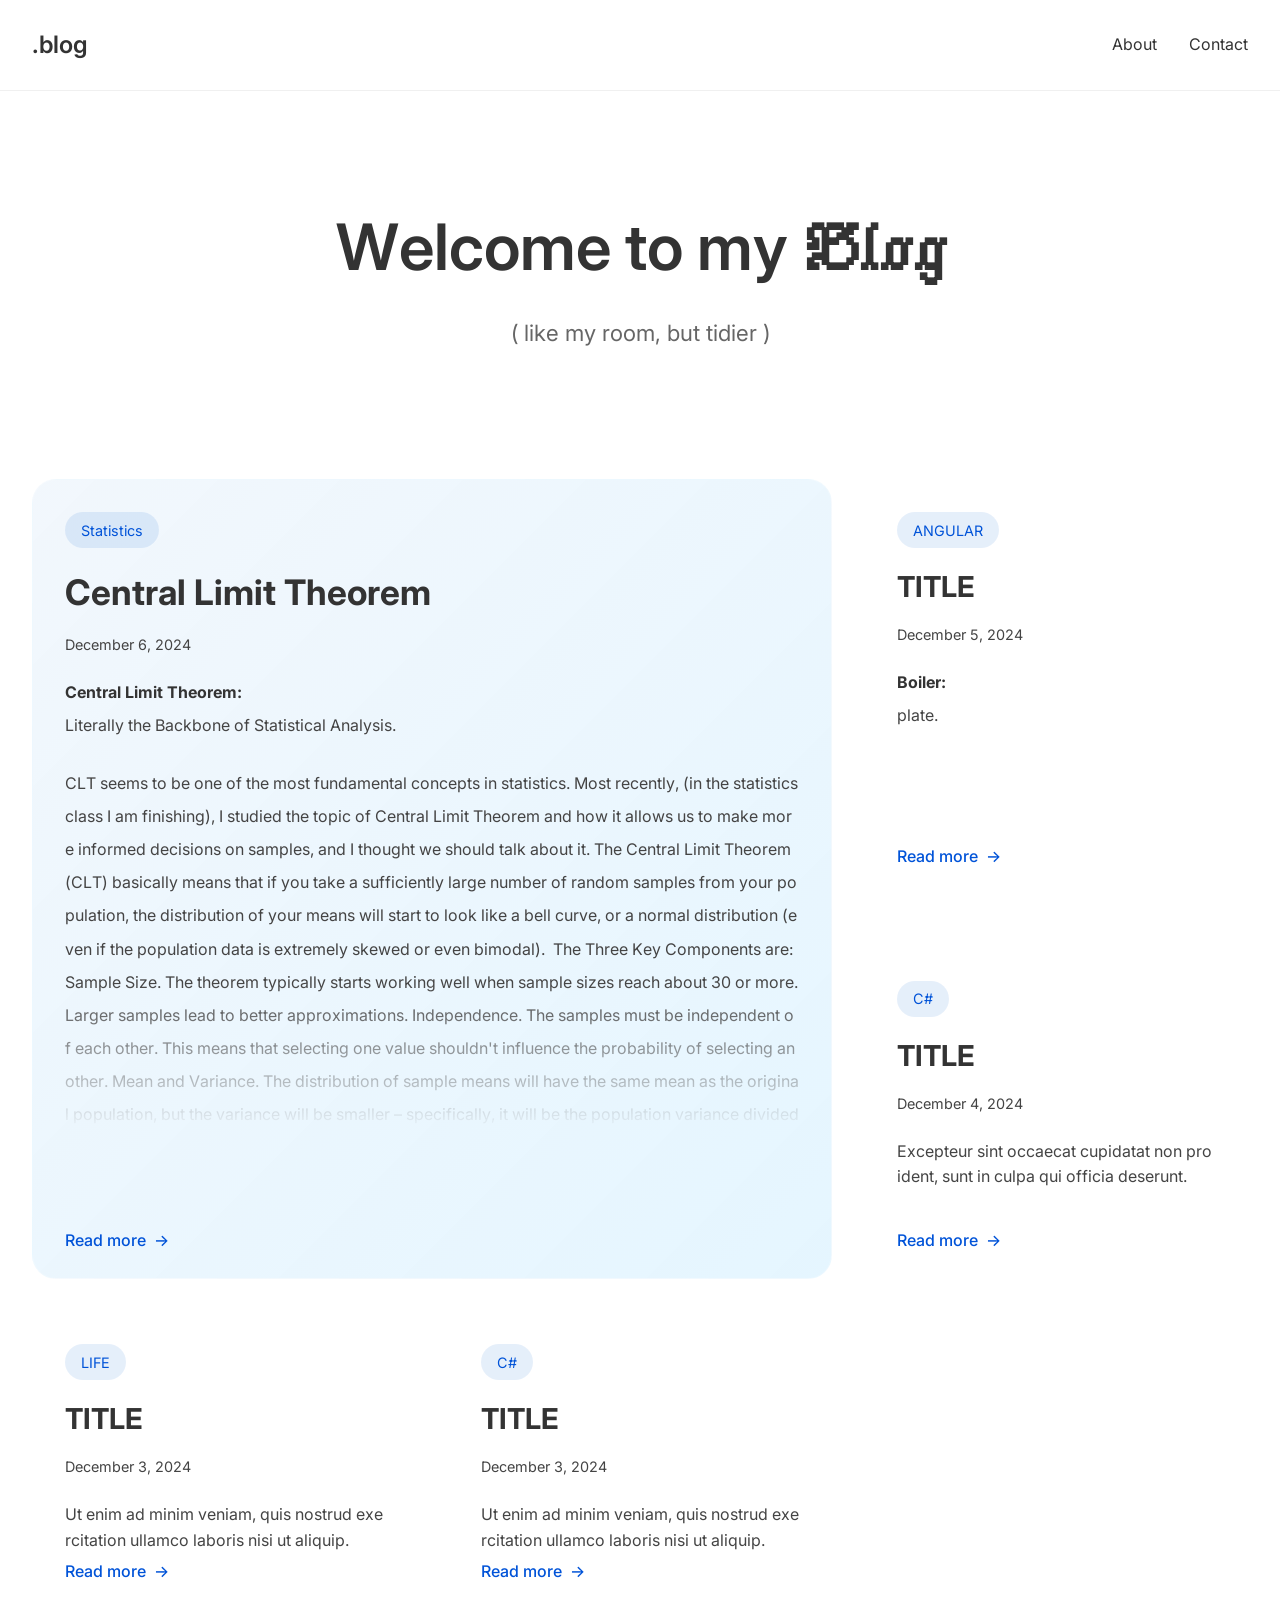
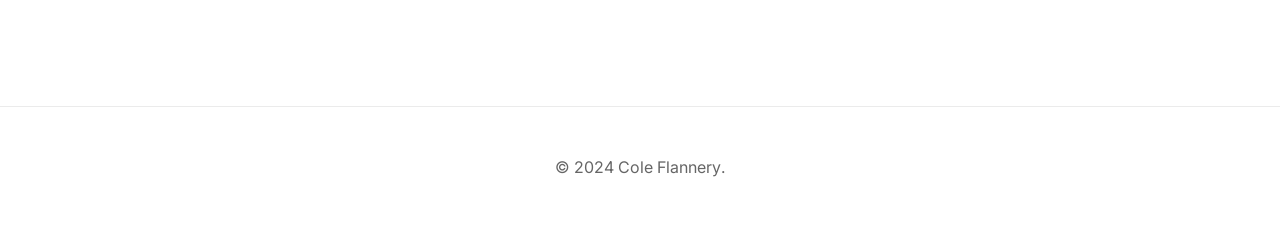
<file: main/index.html>
<!DOCTYPE html>
<html lang="en">
<head>
    <meta charset="UTF-8">
    <meta name="viewport" content="width=device-width, initial-scale=1.0">
    <title>Cole Flannery</title>
    <link rel="stylesheet" href="index.css">
    <link rel="preconnect" href="https://fonts.googleapis.com">
    <link rel="preconnect" href="https://fonts.gstatic.com" crossorigin>
    <link href="https://fonts.googleapis.com/css2?family=Inter:wght@300;400;500;600&display=swap" rel="stylesheet">
    <link href="https://fonts.googleapis.com/css2?family=Jacquarda+Bastarda+9&family=Roboto:ital,wght@0,100;0,300;0,400;0,500;0,700;0,900;1,100;1,300;1,400;1,500;1,700;1,900&display=swap" rel="stylesheet">
</head>
<body>
    <div class="loader-wrapper">
        <div class="loader"></div>
    </div>
    
    <nav>
        <div class="nav-content">
            <h3 class="logo">.blog</h3>
            <div class="nav-links">
                <a href="#" class="nav-link">About</a>
                <a href="#" class="nav-link">Contact</a>
            </div>
        </div>
    </nav>

    <header>
        <h1 class="title">Welcome to my <span class="pixel-font">Blog</span></h1>
        <p class="subtitle">( like my room, but tidier )</p>
    </header>

    <main class="bento-grid">
        <article class="post featured">
            <span class="post-category">Statistics</span>
            <h2>Central Limit Theorem</h2>
            <p class="date">December 6, 2024</p>
            <span class="post-body">
                <h4>Central Limit Theorem:</h4> <p>Literally the Backbone of Statistical Analysis.</p>
                <p>CLT seems to be one of the most fundamental concepts in statistics. Most recently, (in the statistics class I am finishing), I studied the topic of Central Limit Theorem and how it allows us to make more informed decisions on samples, and I thought we should talk about it.
                The Central Limit Theorem (CLT) basically means that if you take a sufficiently large number of random samples from your population, the distribution of your means will start to look like a bell curve, or a normal distribution (even if the population data is extremely skewed or even bimodal). 
                The Three Key Components are: 
                Sample Size. The theorem typically starts working well when sample sizes reach about 30 or more. Larger samples lead to better approximations.
                Independence. The samples must be independent of each other. This means that selecting one value shouldn't influence the probability of selecting another.
                Mean and Variance. The distribution of sample means will have the same mean as the original population, but the variance will be smaller – specifically, it will be the population variance divided by the sample size.
                CLT  forms the foundation for Statistical inference, Hypothesis testing, and Confidence intervals. All of which are super important for general data analysis.
                Consider a quality control engineer at a manufacturing plant. They can't test every product, but by understanding the CLT, they can test random samples and make reliable speculations about the population. This can obviously be used in a plethora of fields.
                What makes the CLT truly remarkable is its universality. Whether you're measuring heights, test scores, or stock prices, the theorem holds true. This universality has led mathematician David Pollard to call it "probably the most important theorem in statistics."
                Check out this video, it helped me come to a better understanding of CLT. 
                https://www.youtube.com/embed/zeJD6dqJ5lo</p>
            </span>
            <a href="#" class="read-more">Read more</a>
        </article>

        <article class="post">
            <span class="post-category">ANGULAR</span>
            <h2>TITLE</h2>
            <p class="date">December 5, 2024</p>
            <span class="post-body">
                <h4>Boiler:</h4> <p>plate.</p>
                <p>Excepteur sint occaecat cupidatat non proident, sunt in culpa qui officia deserunt.</p>
            </span>
            <a href="#" class="read-more">Read more</a>
        </article>

        <article class="post">
            <span class="post-category">C#</span>
            <h2>TITLE</h2>
            <p class="date">December 4, 2024</p>
            <p>Excepteur sint occaecat cupidatat non proident, sunt in culpa qui officia deserunt.</p>
            <a href="#" class="read-more">Read more</a>
        </article>

        <article class="post">
            <span class="post-category">LIFE</span>
            <h2>TITLE</h2>
            <p class="date">December 3, 2024</p>
            <p>Ut enim ad minim veniam, quis nostrud exercitation ullamco laboris nisi ut aliquip.</p>
            <a href="#" class="read-more">Read more</a>
        </article>

        <article class="post">
            <span class="post-category">C#</span>
            <h2>TITLE</h2>
            <p class="date">December 3, 2024</p>
            <p>Ut enim ad minim veniam, quis nostrud exercitation ullamco laboris nisi ut aliquip.</p>
            <a href="#" class="read-more">Read more</a>
        </article>
        
    </main>

    <footer>
        <p>© 2024 Cole Flannery.</p>
    </footer>

    <script src="script.js"></script>
</body>
</html>
</file>
<file: main/index.css>
:root {
    --primary-color: #000000;
    --background-color: #ffffff;
    --text-color: #333333;
    --accent-color: #0053d8;
    --secondary-accent: #2499ff;
    --card-background: rgba(255, 255, 255, 0.4);
    --transition-speed: 0.3s;
    --ease-out-expo: cubic-bezier(0.19, 1, 0.22, 1);
}

* {
    margin: 0;
    padding: 0;
    box-sizing: border-box;
    -webkit-touch-callout: none; /* iOS Safari */
    -webkit-user-select: none; /* Safari */
    -khtml-user-select: none; /* Konqueror HTML */
    -moz-user-select: none; /* Old versions of Firefox */
    -ms-user-select: none; /* Internet Explorer/Edge */
    user-select: none; /* Non-prefixed version, currently supported by Chrome, Edge, Opera and Firefox */
}

.loader-wrapper {
    position: fixed;
    top: 0;
    left: 0;
    width: 100%;
    height: 100%;
    background: var(--background-color);
    display: flex;
    justify-content: center;
    align-items: center;
    z-index: 1000;
}

.loader-wrapper.fade-out {
    opacity: 0;
    visibility: hidden;
    transition: opacity 0.8s var(--ease-out-expo), visibility 0.8s;
}

.loader {
    width: 40px;
    height: 40px;
    border: 2px solid transparent;
    border-top-color: var(--accent-color);
    border-radius: 50%;
    animation: spin 1s linear infinite;
}

body {
    font-family: 'Inter', -apple-system, BlinkMacSystemFont, sans-serif;
    line-height: 1.6;
    color: var(--text-color);
    background-color: var(--background-color);
    overflow-x: hidden;
}

::-webkit-scrollbar {
    width: 10px;
    height: 10px;
}

::-webkit-scrollbar-track {
    background: transparent;
    border-radius: 8px;
}

::-webkit-scrollbar-thumb {
    background: rgba(0, 0, 0, 0.1);
    border-radius: 8px;
    border: 3px solid white;
    transition: all 0.3s var(--ease-out-expo);
}

::-webkit-scrollbar-thumb:hover {
    background: rgba(0, 102, 204, 0.3);
}

/* Firefox Scrollbar */
* {
    scrollbar-width: thin;
    scrollbar-color: rgba(0, 0, 0, 0.1) transparent;
}

::-webkit-scrollbar-thumb:active {
    background: var(--accent-color);
}

@media (hover: hover) {
    body:not(:hover)::-webkit-scrollbar-thumb {
        opacity: 0;
    }
    
    body:not(:hover) {
        scrollbar-color: transparent transparent;
    }
}

@media (prefers-color-scheme: dark) {
    ::-webkit-scrollbar-thumb {
        border-color: var(--background-color);
        background: rgba(255, 255, 255, 0.1);
    }
    
    ::-webkit-scrollbar-thumb:hover {
        background: rgba(255, 255, 255, 0.2);
    }
    
    ::-webkit-scrollbar-thumb:active {
        background: var(--secondary-accent);
    }
}

nav {
    position: fixed;
    top: 0;
    width: 100%;
    background: rgba(255, 255, 255, 0.8);
    backdrop-filter: blur(20px) saturate(180%);
    -webkit-backdrop-filter: blur(20px) saturate(180%);
    z-index: 100;
    border-bottom: 1px solid rgba(0, 0, 0, 0.06);
}

.nav-content {
    max-width: 1400px;
    margin: 0 auto;
    padding: 1.5rem 2rem;
    display: flex;
    justify-content: space-between;
    align-items: center;
}

.logo {
    font-size: 1.5rem;
    font-weight: 600;
    opacity: 0;
    animation: fadeIn 0.8s var(--ease-out-expo) 0.5s forwards;
}

.nav-links {
    display: flex;
    gap: 2rem;
}

.nav-link {
    color: var(--text-color);
    text-decoration: none;
    position: relative;
    padding: 0.5rem 0;
    opacity: 0;
    animation: fadeIn 0.8s var(--ease-out-expo) forwards;
    animation-delay: calc(0.7s + (var(--index) * 0.1s));
}

.nav-link::after {
    content: '';
    position: absolute;
    bottom: 0;
    left: 0;
    width: 100%;
    height: 1px;
    background: var(--accent-color);
    transform: scaleX(0);
    transform-origin: right;
    transition: transform 0.6s var(--ease-out-expo);
}

.nav-link:hover::after {
    transform: scaleX(1);
    transform-origin: left;
}

header {
    margin-top: 100px;
    padding: 6rem 2rem;
    text-align: center;
}

.title {
    font-size: 4rem;
    font-weight: 600;
    margin-bottom: 1rem;
    opacity: 0;
    animation: fadeUp 1s var(--ease-out-expo) 1s forwards;
}

.pixel-font {
        font-family: "Jacquarda Bastarda 9", serif;
        line-height: 1.6;
        color: var(--text-color);
        background-color: var(--background-color);
        font-weight: 900;
}

.subtitle {
    font-size: 1.4rem;
    color: #666;
    opacity: 0;
    animation: fadeUp 1s var(--ease-out-expo) 1.2s forwards;
}

.bento-grid {
    max-width: 1400px;
    margin: 0 auto;
    padding: 2rem;
    display: grid;
    grid-template-columns: repeat(auto-fit, minmax(300px, 1fr));
    gap: 2rem;
    grid-auto-flow: dense;
}

.post {
    background: var(--card-background);
    border-radius: 24px;
    padding: 2rem;
    position: relative;
    transition: all 0.6s var(--ease-out-expo);
    opacity: 0;
    transform: translateY(30px);
    backdrop-filter: blur(10px);
    border: 1px solid rgba(255, 255, 255, 0.2);
    max-height: 300px;
    overflow: hidden;
}

.post.visible {
    opacity: 1;
    transform: translateY(0);
    max-height: 26em;
}

.post.featured {
    grid-column: span 2;
    grid-row: span 2;
    background: linear-gradient(
        135deg,
        rgba(0, 102, 204, 0.05),
        rgba(0, 164, 255, 0.1)
    );
    max-height: 800px;
}

.post-category {
    display: inline-block;
    padding: 0.4rem 1rem;
    border-radius: 20px;
    background: rgba(0, 102, 204, 0.1);
    color: var(--accent-color);
    font-size: 0.9rem;
    margin-bottom: 1rem;
}

.post-body {
    -webkit-mask-image: linear-gradient(to bottom, black 40%, transparent 60%);
    mask-image: linear-gradient(to bottom, black 40%, transparent 60%);
}
 
 .post-body * {
    white-space: normal;
    word-wrap: break-word;
    overflow-wrap: break-word;
    hyphens: auto;
    overflow: hidden;
    padding: 0;
    margin: 0;
 }

.post h2 {
    font-size: 1.8rem;
    margin-bottom: 0.8rem;
    transition: transform 0.6s var(--ease-out-expo);
}

.post.featured h2 {
    font-size: 2.2rem;
}

.date {
    color: #666;
    margin-bottom: 1rem;
    font-size: 0.9rem;
}

.post p {
    color: #444;
    margin-bottom: 1.5rem;
}

.read-more {
    position: absolute;
    bottom: 0;
    width: 100%;
    height: 50px;
    z-index: 1;
    align-items: center;
    color: var(--accent-color);
    text-decoration: none;
    font-weight: 500;
    transition: transform 0.6s var(--ease-out-expo);
}

.read-more::after {
    content: '→';
    margin-left: 0.5rem;
    transition: transform 0.6s var(--ease-out-expo);
}

.post:hover {
    transform: translateY(-8px);
    box-shadow: 
        0 8px 12px rgba(0, 0, 0, 0.03),
        0 20px 40px rgba(0, 0, 0, 0.06);
}

.post:hover .read-more::after {
    transform: translateX(5px);
}

footer {
    text-align: center;
    padding: 3rem 2rem;
    color: #666;
    border-top: 1px solid rgba(0, 0, 0, 0.08);
    margin-top: 4rem;
}

.blog-modal {
    position: fixed;
    top: 0;
    left: 0;
    width: 100%;
    height: 100%;
    z-index: 1000;
    opacity: 0;
    visibility: hidden;
    transition: opacity 0.3s ease, visibility 0.3s ease;
}

.blog-modal.active {
    opacity: 1;
    visibility: visible;
}

.modal-overlay {
    position: absolute;
    top: 0;
    left: 0;
    width: 100%;
    height: 100%;
    background: rgba(0, 0, 0, 0.3);
    backdrop-filter: blur(8px);
}

.modal-container {
    position: absolute;
    top: 50%;
    left: 50%;
    width: 90%;
    max-width: 60vw;
    min-height: 90vh;
    max-height: 90vh;
    background: white;
    border-radius: 24px;
    transform: translate(-50%, -45%) scale(0.95);
    opacity: 0;
    transition: all 0.3s cubic-bezier(0.19, 1, 0.22, 1);
    overflow-y: auto;
    box-shadow: 0 10px 40px rgba(0, 0, 0, 0.1);
}

.modal-container.active {
    transform: translate(-50%, -50%) scale(1);
    opacity: 1;
    overflow-x: hidden;
    overflow-y: auto;
    -ms-overflow-style: none;  /* Internet Explorer 10+ */
    scrollbar-width: none;  /* Firefox */
}

.modal-container.active::-webkit-scrollbar { 
    display: none;  /* Safari and Chrome */
}

.modal-header {
    position: sticky;
    top: 0;
    z-index: 10;
    display: flex;
    justify-content: flex-end;
    padding: 1rem;
    margin: -2rem -2rem 0 -2rem;
    background: rgba(255, 255, 255, 0.8);
    backdrop-filter: blur(8px);
    border-top-left-radius: 24px;
    border-top-right-radius: 24px;
}

.modal-close {
    background: none;
    border: none;
    font-size: 2rem;
    padding-right: 3.2rem;
    cursor: pointer;
    width: 40px;
    height: 40px;
    display: flex;
    align-items: center;
    justify-content: center;
    color: #666;
    transition: all 0.3s ease;
    border-radius: 50%;
}

.modal-content {
    margin-top: 1rem;
    padding: 2rem;
}

.blog-post {
    max-width: 100%;
    overflow-x: hidden;
    overflow-y: auto;
}

.blog-header {
    margin: 2rem;
    padding: 0;
}

.blog-header h1 {
    font-size: 2.5rem;
    font-weight: 600;
    color: var(--text-color);
}

.blog-body {
    font-size: 1.1rem;
    line-height: 1.7;
    color: var(--text-color);
    overflow-x: hidden;
    overflow-y: auto;
}

.blog-body img {
    width: 100%;
    height: auto;
    border-radius: 12px;
    margin: 2rem 0;
}


.modal-container::-webkit-scrollbar {
    width: 8px;
}

.modal-container::-webkit-scrollbar-track {
    background: transparent;
}

.modal-container::-webkit-scrollbar-thumb {
    background: rgba(0, 0, 0, 0.1);
    border-radius: 4px;
}

.modal-container::-webkit-scrollbar-thumb:hover {
    background: rgba(0, 0, 0, 0.2);
}

@media (max-width: 768px) {
    .modal-container {
        width: 95%;
        padding: 1rem;
    }

    .modal-header {
        margin: -1rem -1rem 0 -1rem;
        padding: 0.5rem;
    }
    
    .modal-content {
        padding: 0 1rem;
    }

    .blog-header h1 {
        font-size: 2rem;
    }
}

@keyframes modalContentFade {
    from {
        opacity: 0;
        transform: translateY(20px);
    }
    to {
        opacity: 1;
        transform: translateY(0);
    }
}

.modal-content {
    animation: modalContentFade 0.3s ease-out forwards;
}

@keyframes fadeIn {
    to { opacity: 1; }
}

@keyframes fadeUp {
    from {
        opacity: 0;
        transform: translateY(20px);
    }
    to {
        opacity: 1;
        transform: translateY(0);
    }
}

@keyframes spin {
    to { transform: rotate(360deg); }
}

@media (max-width: 768px) {
    .nav-content {
        flex-direction: column;
        gap: 1rem;
    }

    .nav-links {
        flex-direction: column;
        text-align: center;
        gap: 1rem;
    }

    .title {
        font-size: 2.5rem;
    }

    .bento-grid {
        grid-template-columns: 1fr;
        word-wrap: normal;
    }

    .post.featured {
        grid-column: auto;
        grid-row: auto;
    }
}

.hover-letter {
    display: inline-block;
    cursor: default;
    transition: color 0.3s ease;
    transform-origin: bottom center;
}

.hover-letter:hover {
    animation: infiniteWiggle 1s ease-in-out infinite;
    color: var(--accent-color);
}

@keyframes infiniteWiggle {
    0%, 100% { 
        transform: translateY(-2px) rotate(0deg);
    }
    25% { 
        transform: translateY(-2px) rotate(-3deg) scale(1.1);
    }
    75% { 
        transform: translateY(-2px) rotate(3deg) scale(1.1);
    }
}

.hover-letter:hover ~ .hover-letter {
    animation-delay: 0.1s;
}

.hover-letter:hover ~ .hover-letter ~ .hover-letter {
    animation-delay: 0.2s;
}

/* performance optimization */
.hover-letter {
    will-change: transform;
    backface-visibility: hidden;
}

/* disable on reduced motion preference */
@media (prefers-reduced-motion: reduce) {
    .hover-letter:hover {
        animation: none;
        transform: translateY(-1px);
    }
}

/* disable on mobile/touch devices */
@media (hover: none) {
    .hover-letter {
        display: inline;
    }
    .hover-letter:hover {
        animation: none;
        transform: none;
    }
}

::selection {
    background: var(--accent-color);
    color: white;
}
</file>
